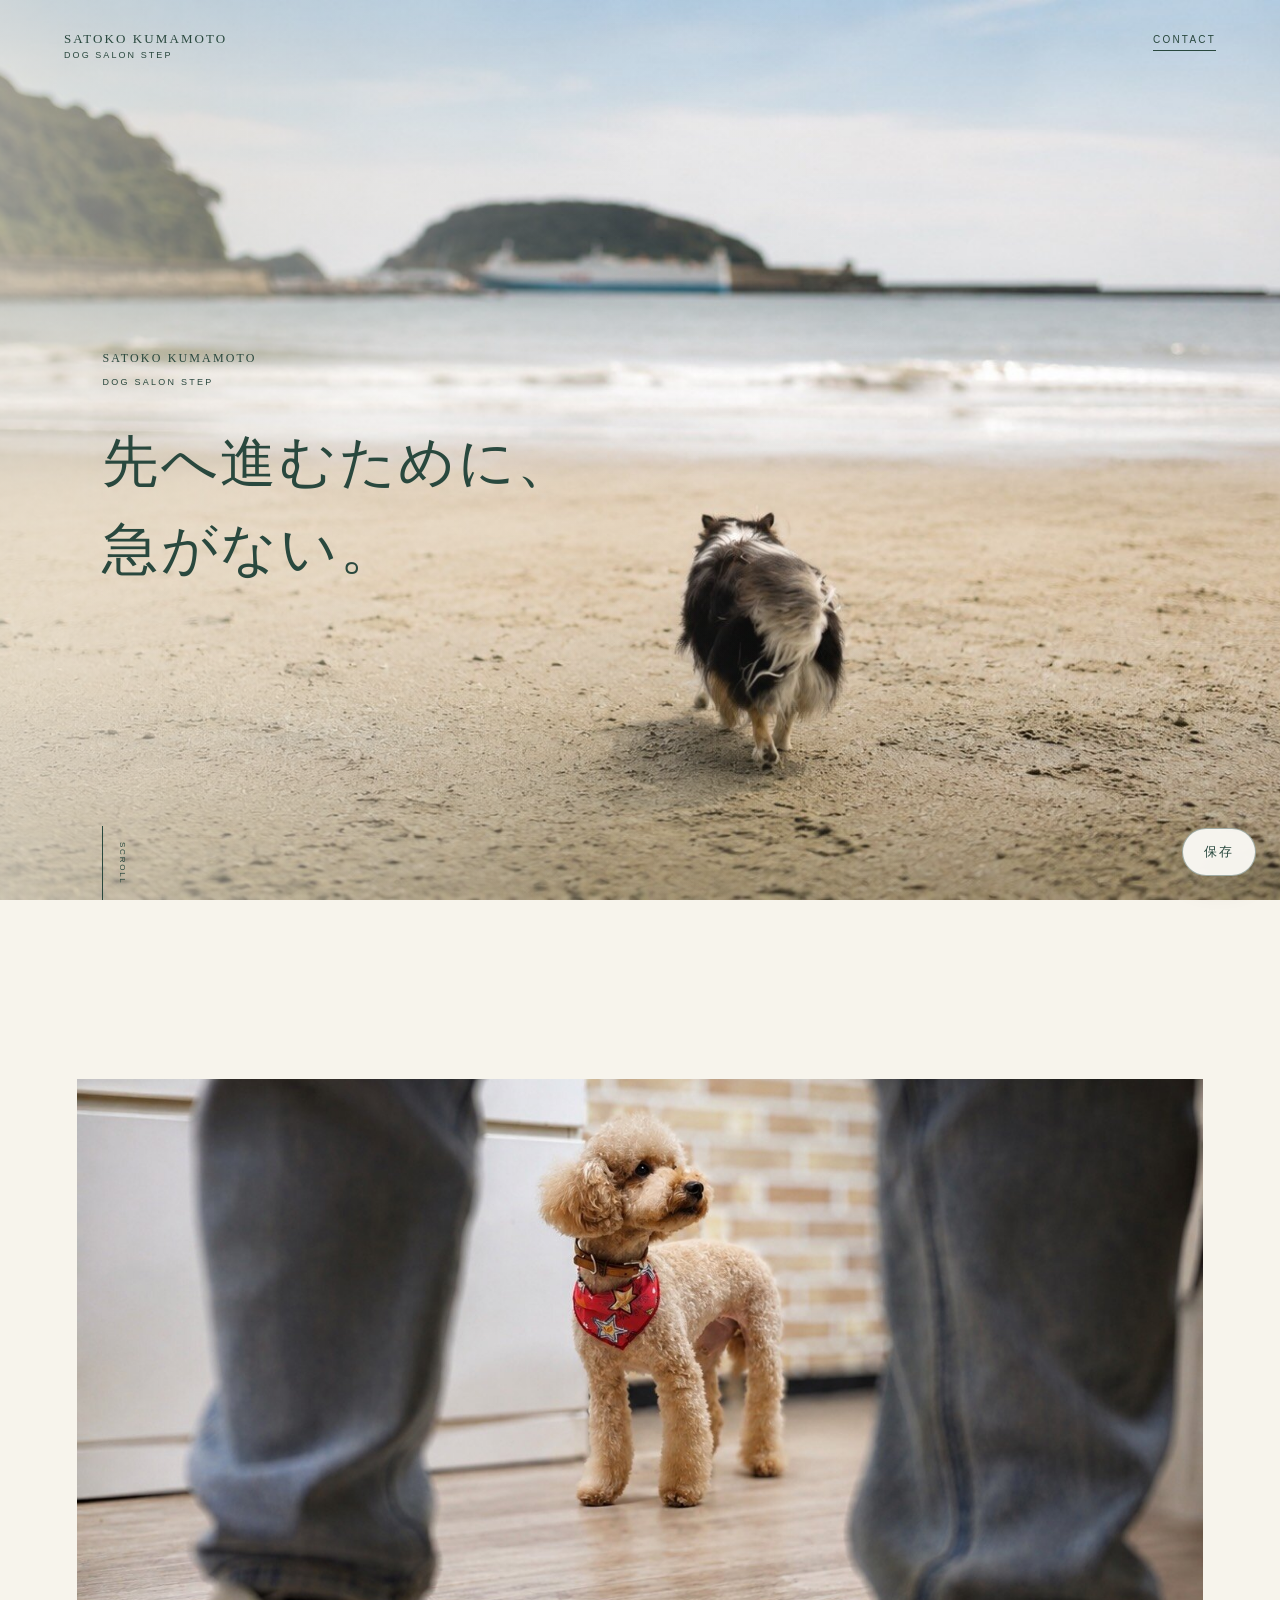
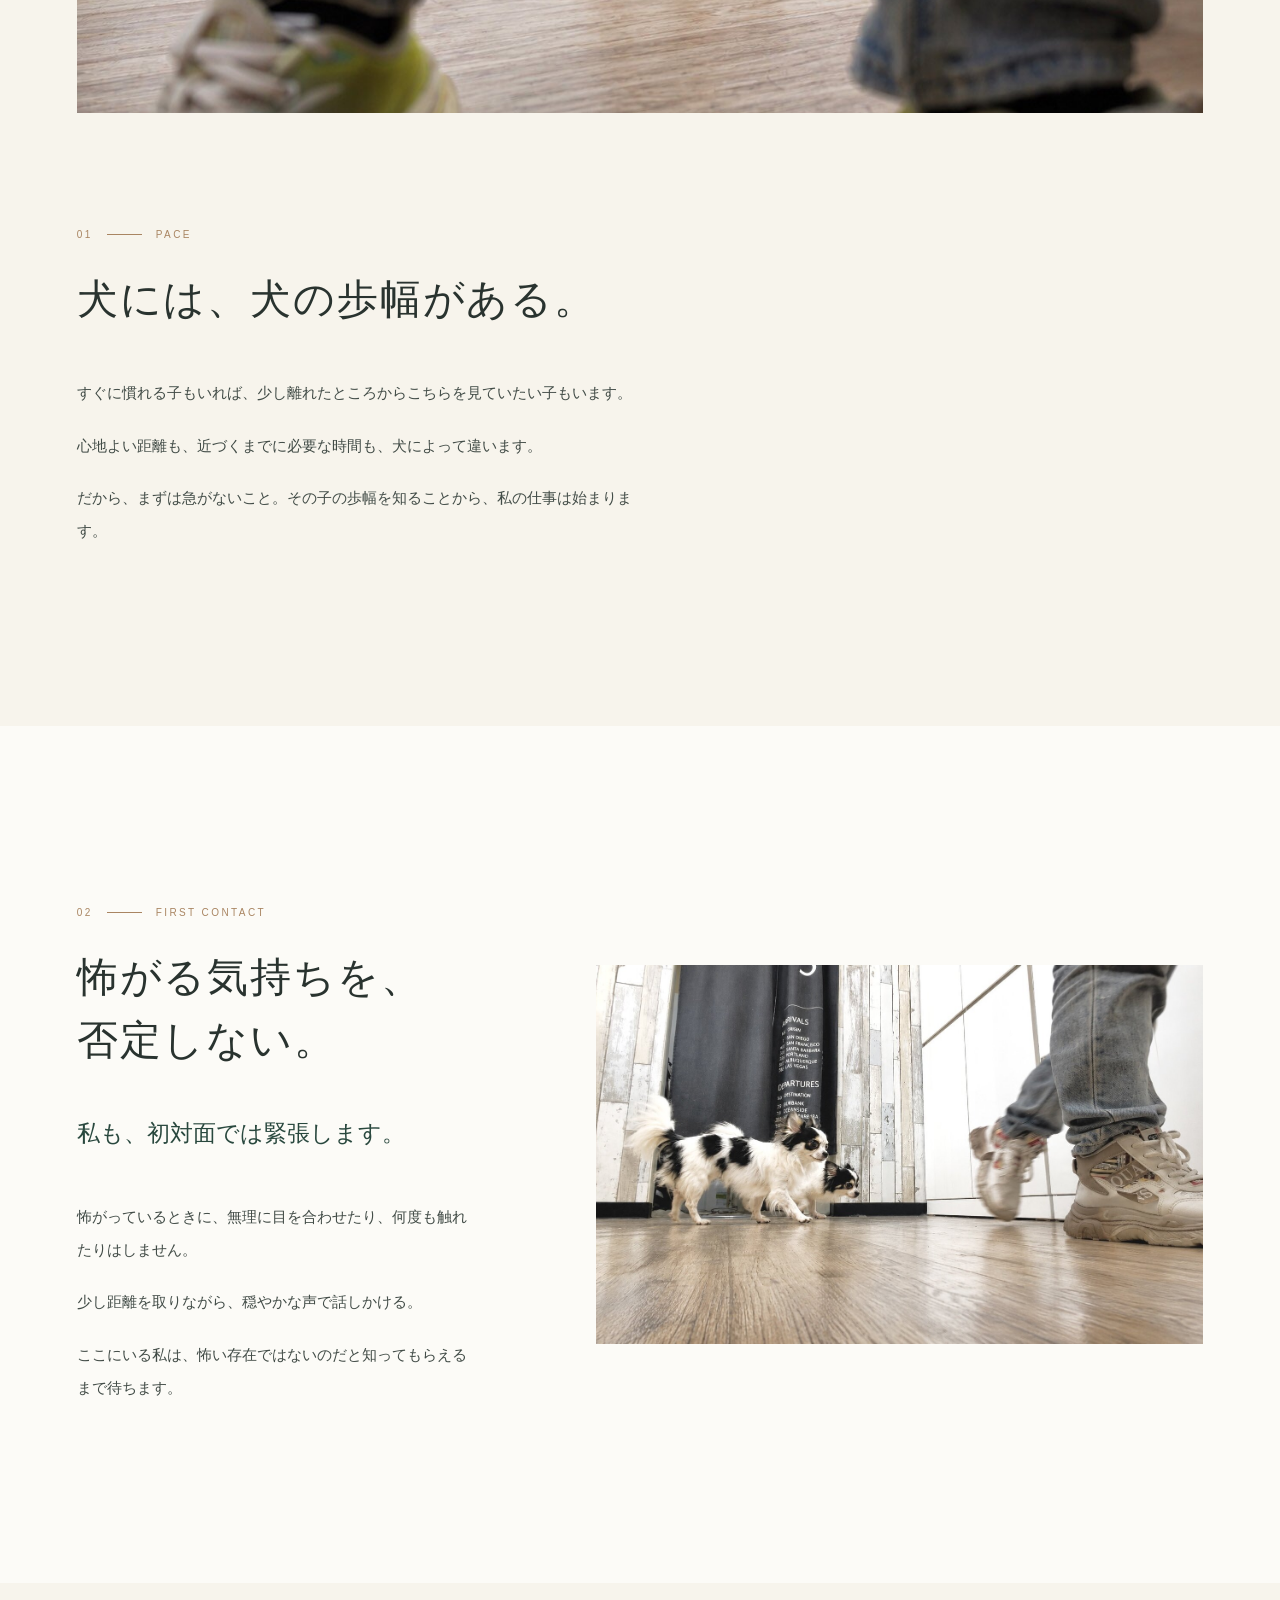
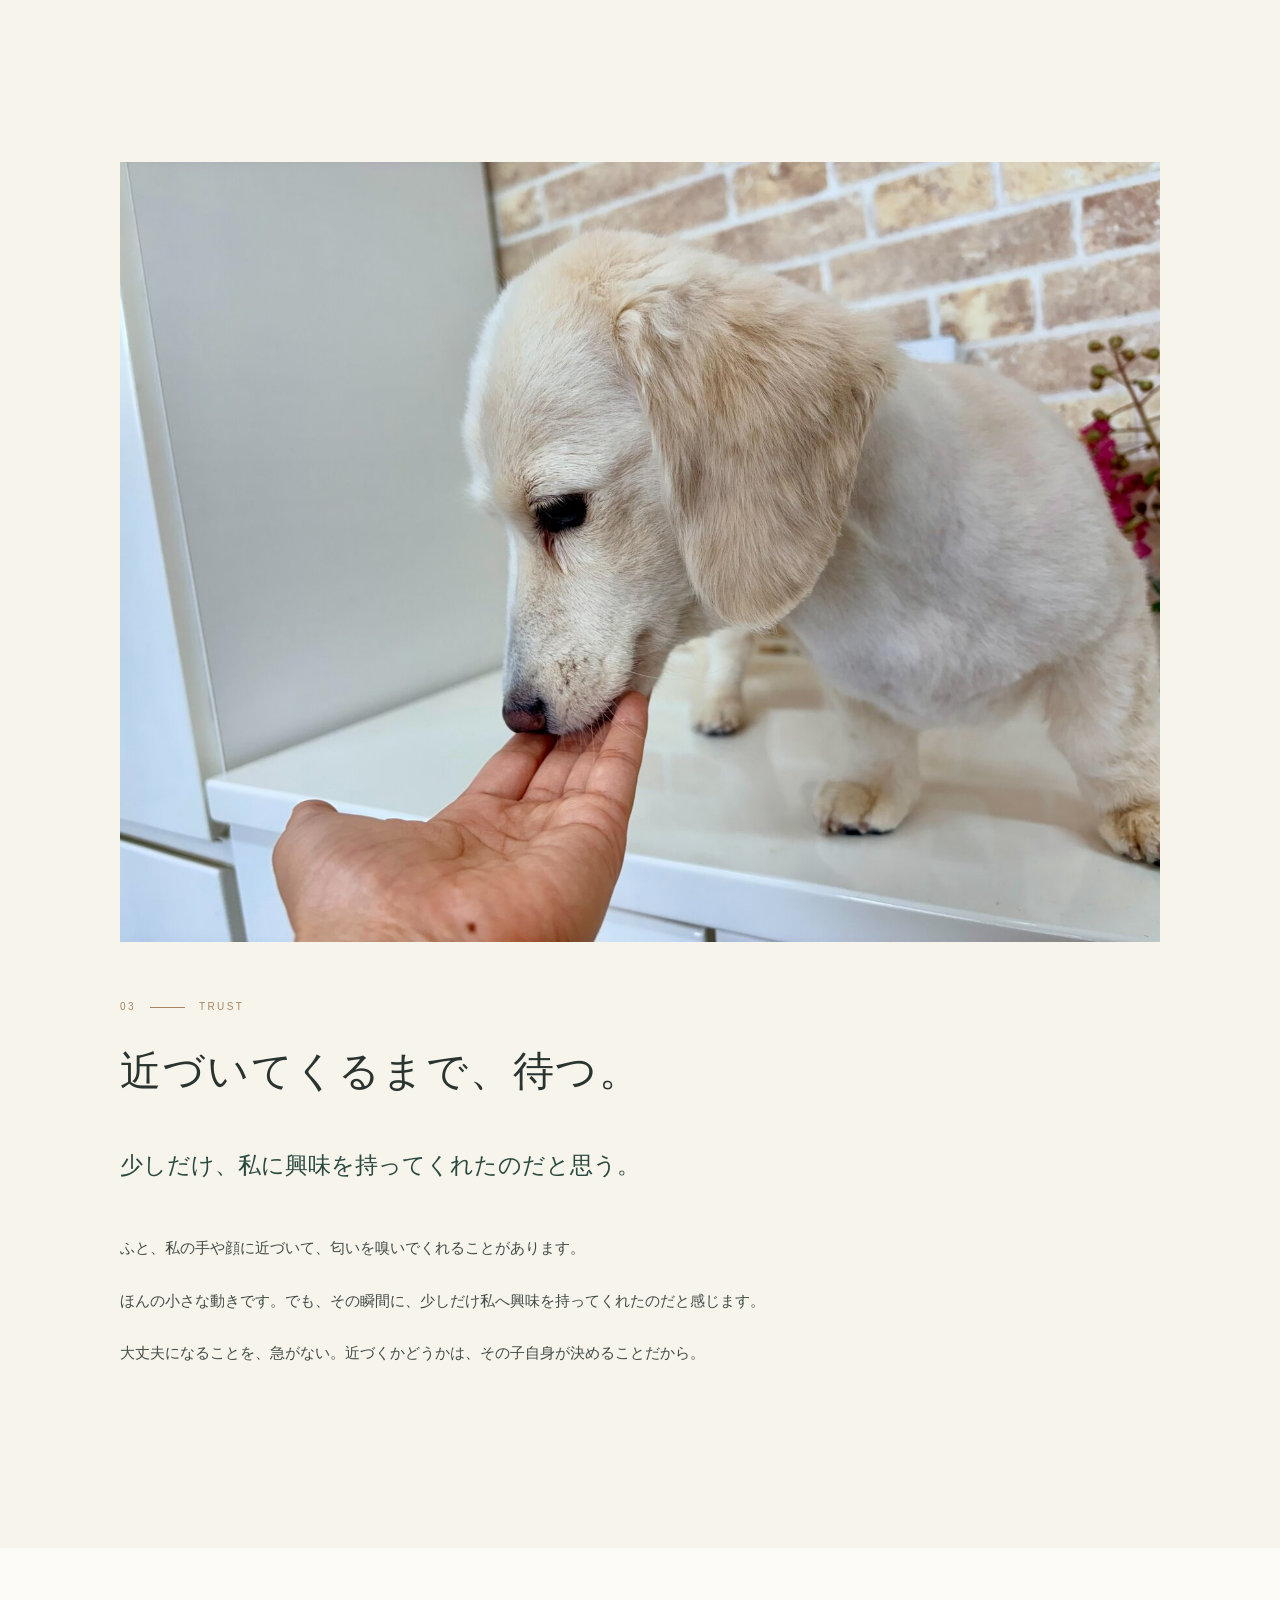
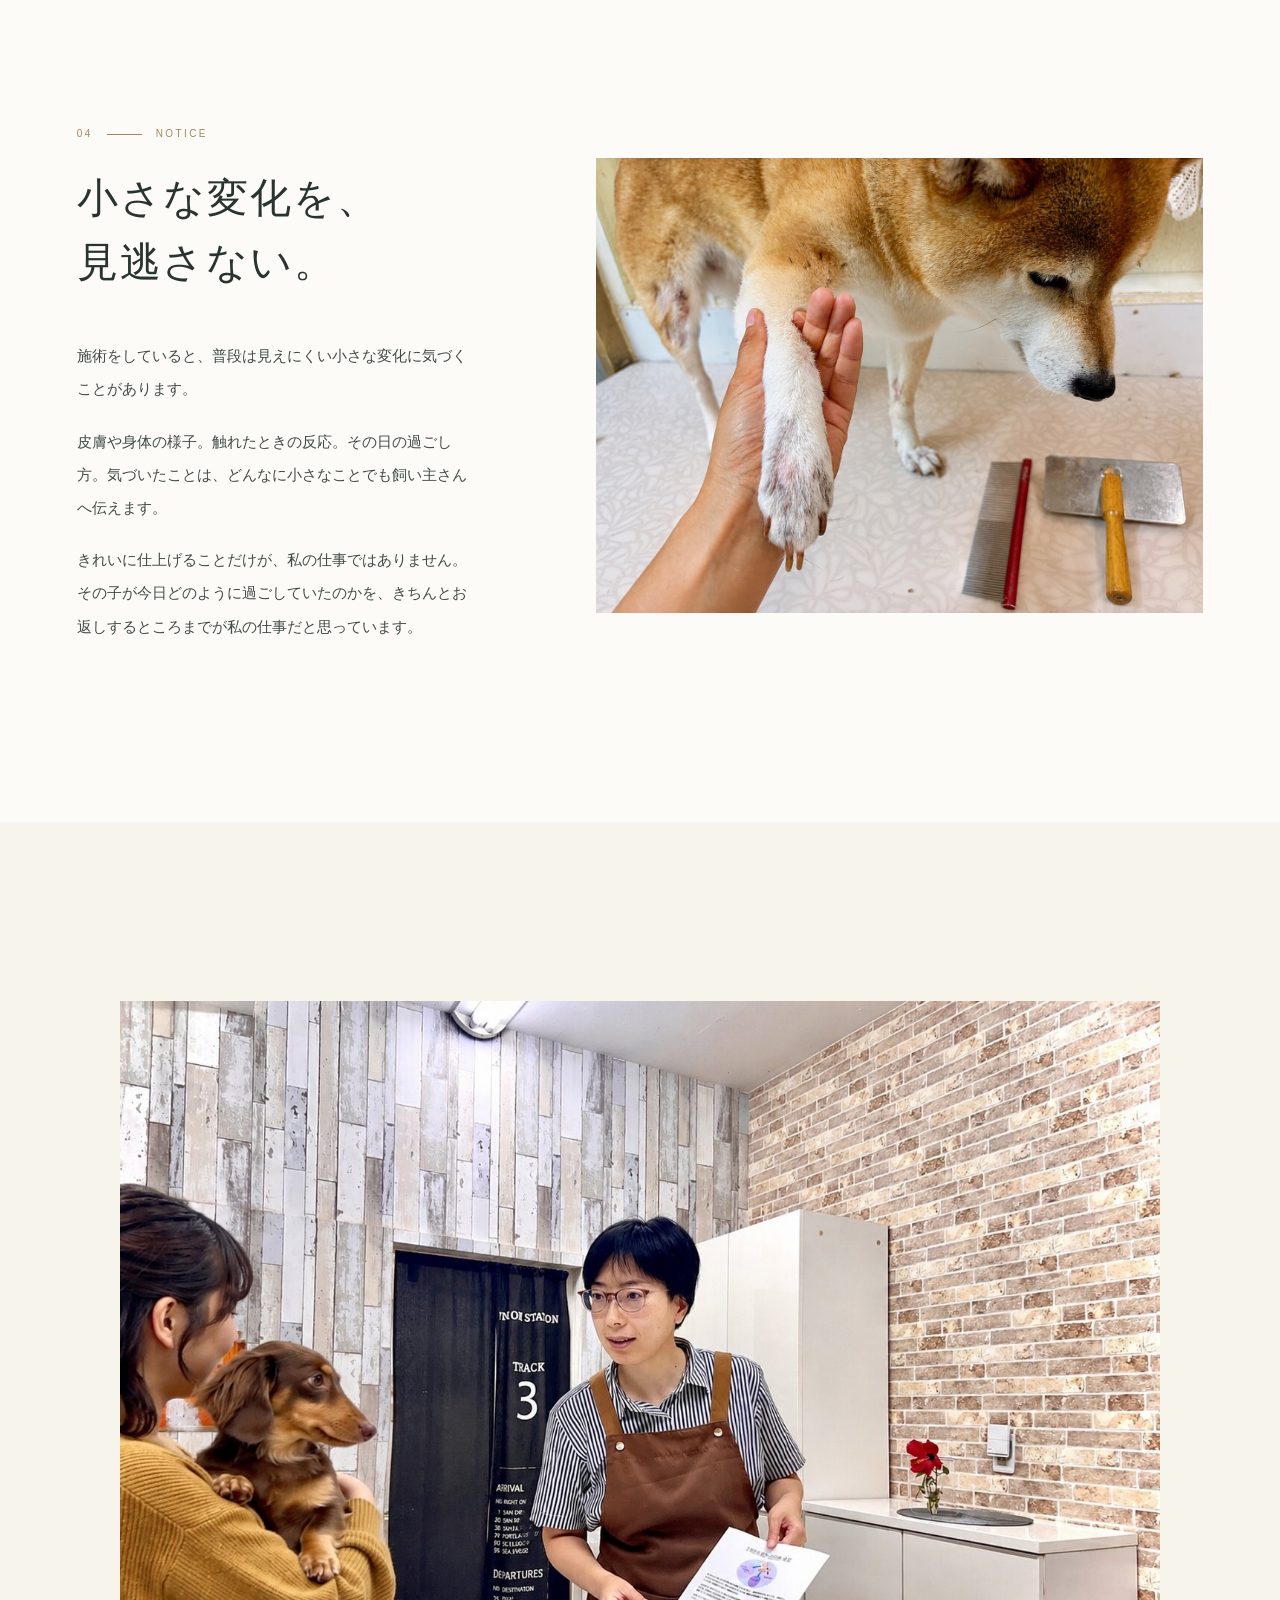
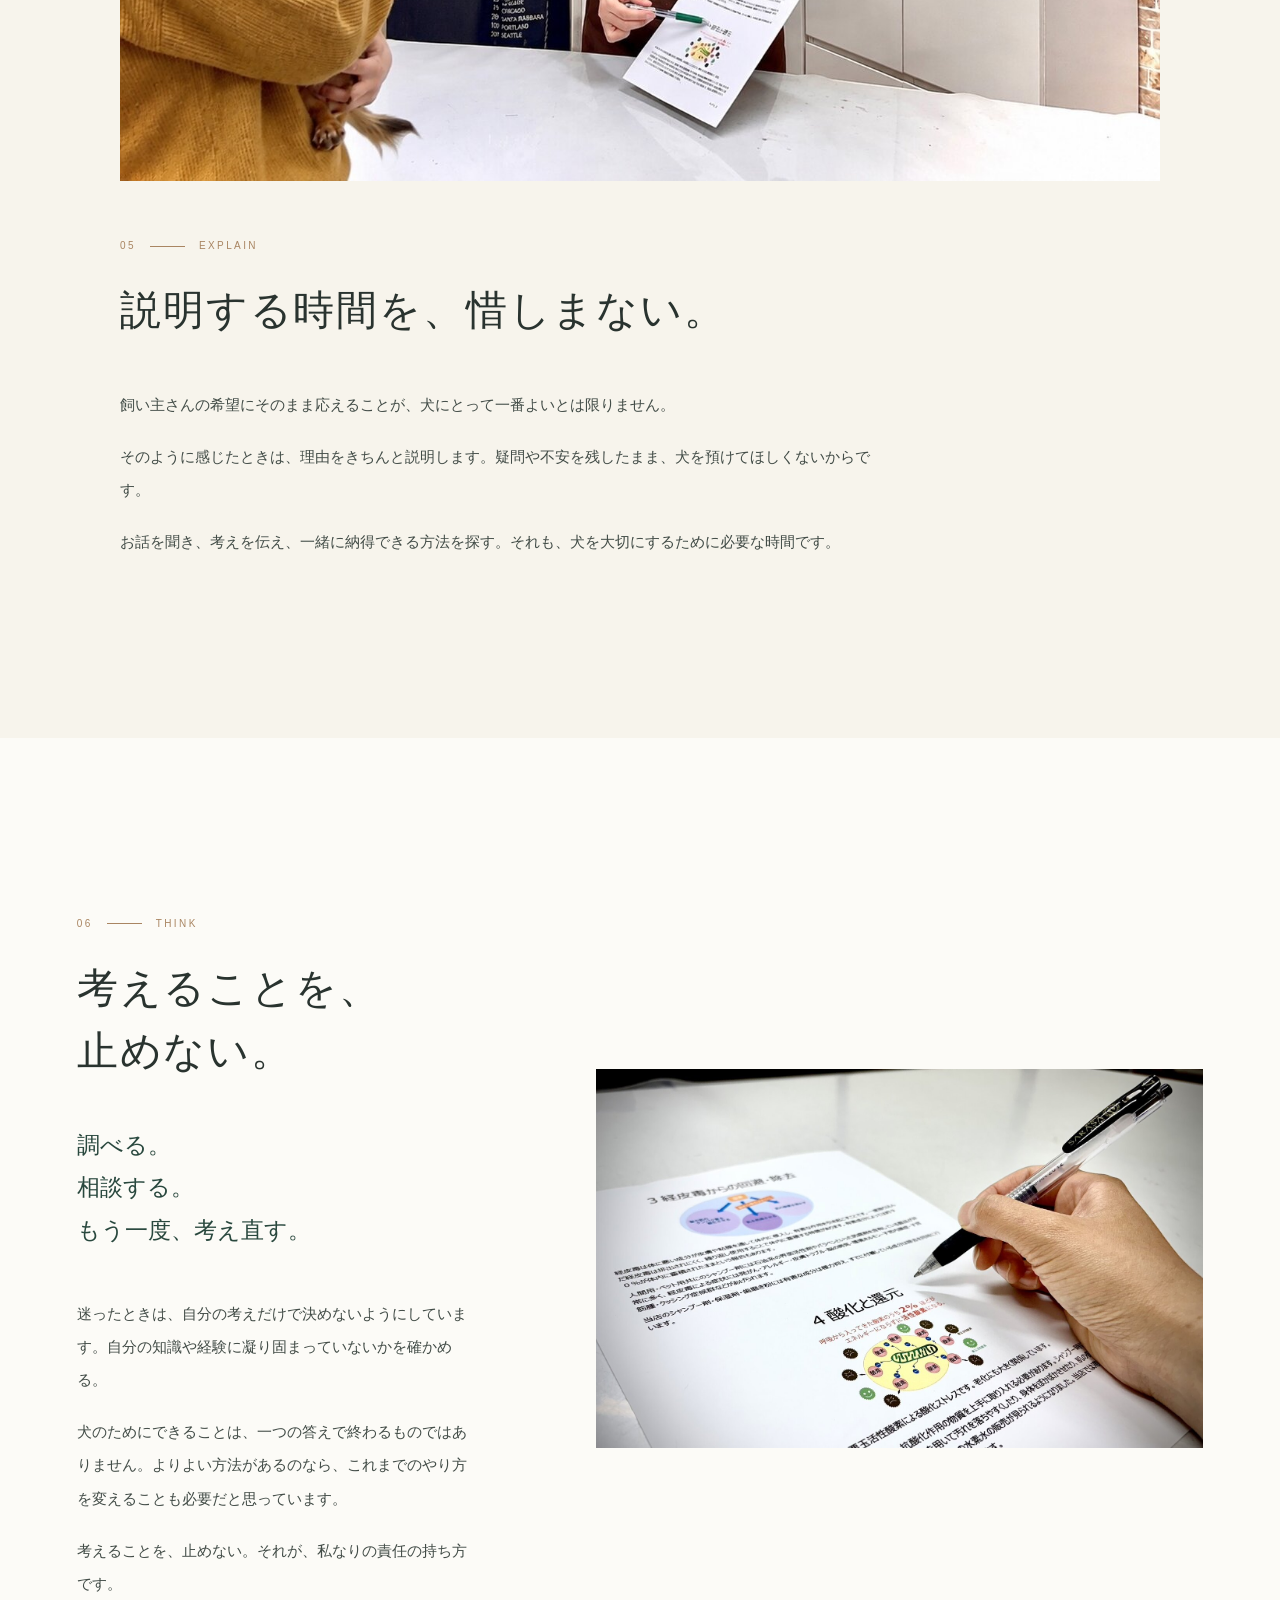
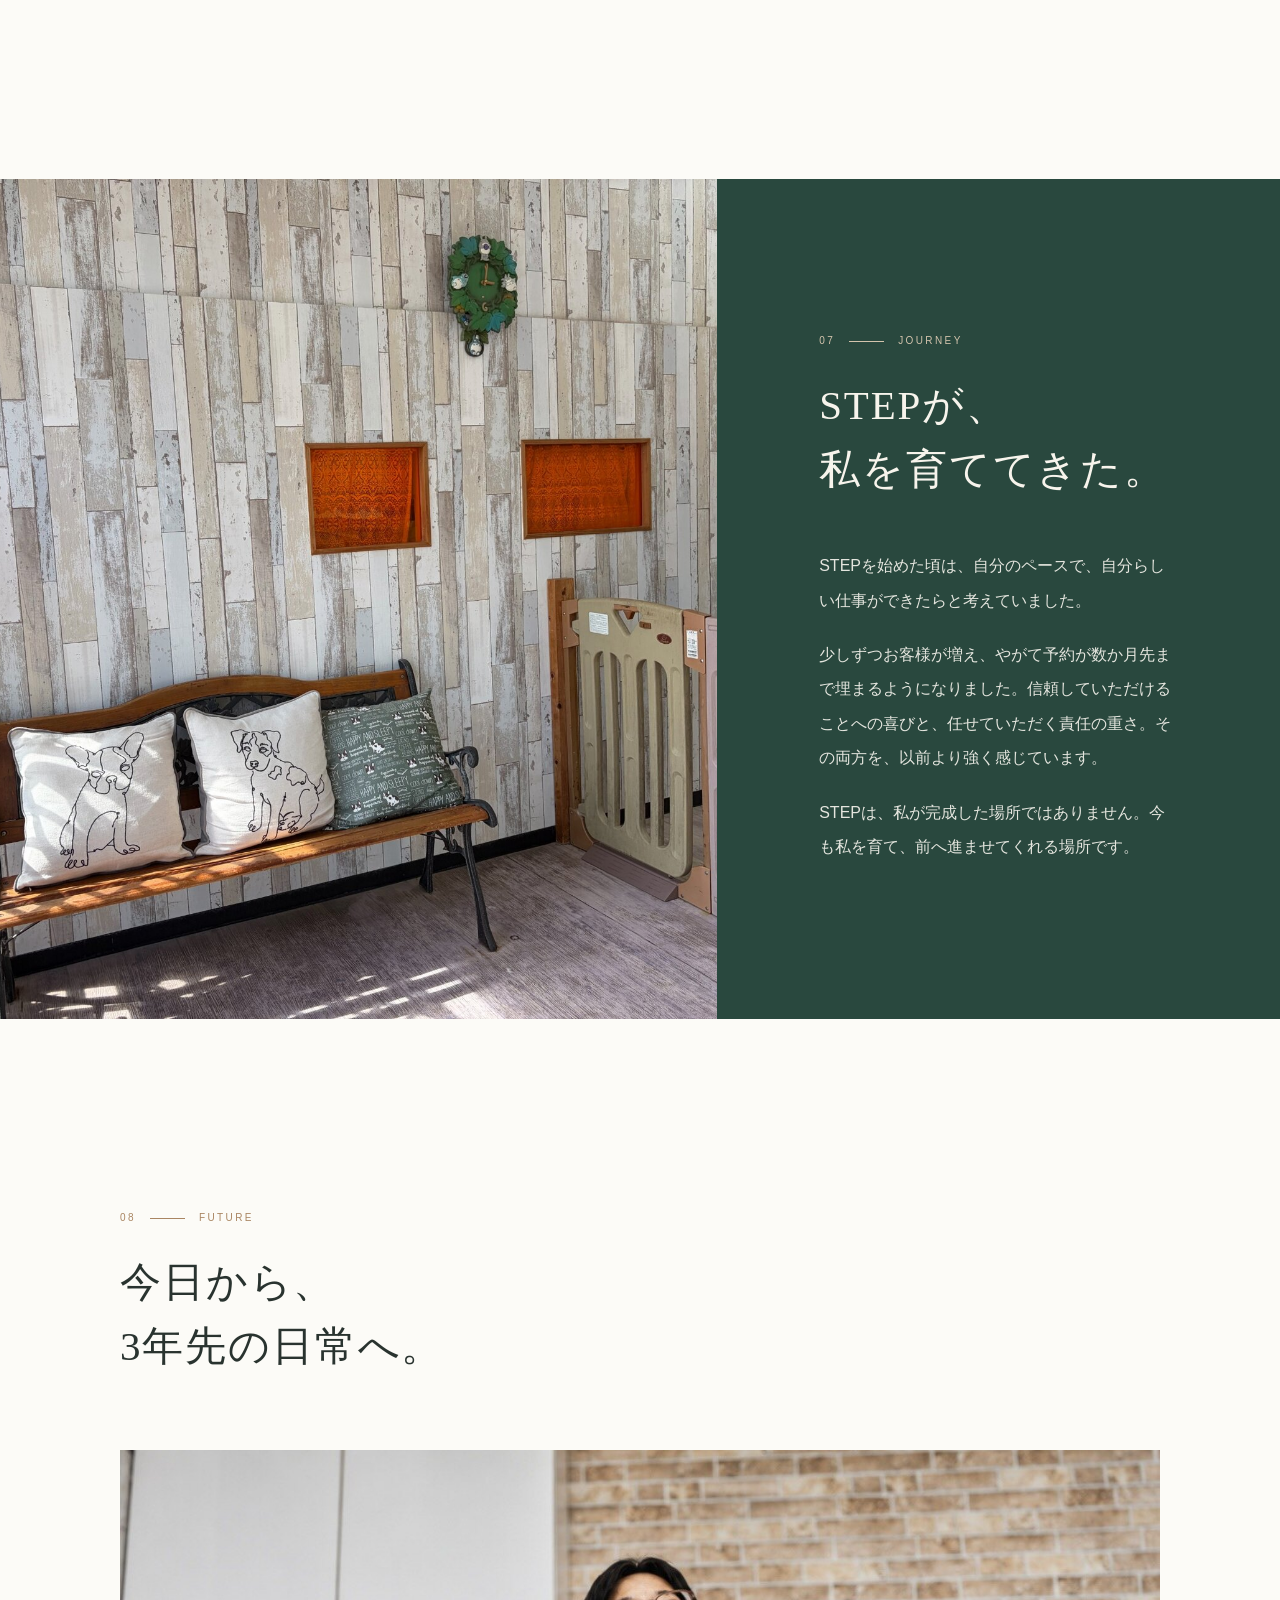
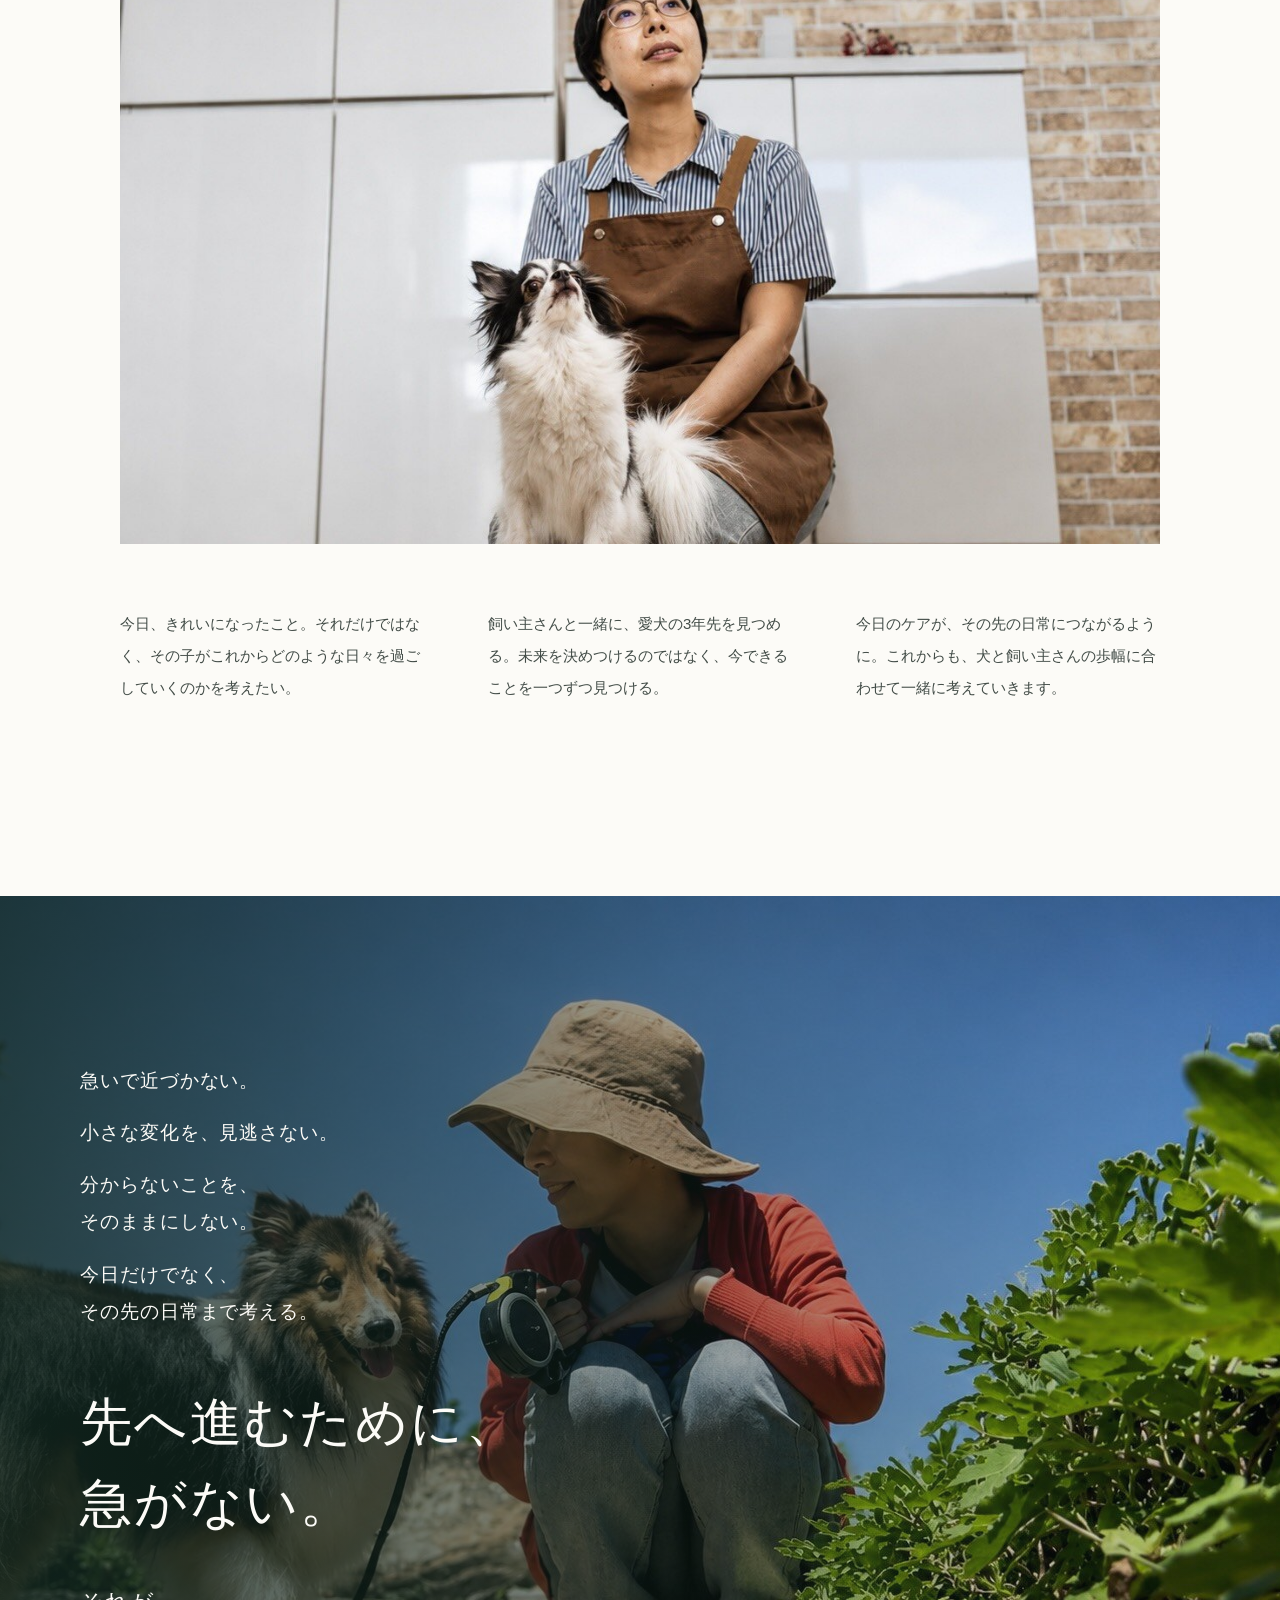
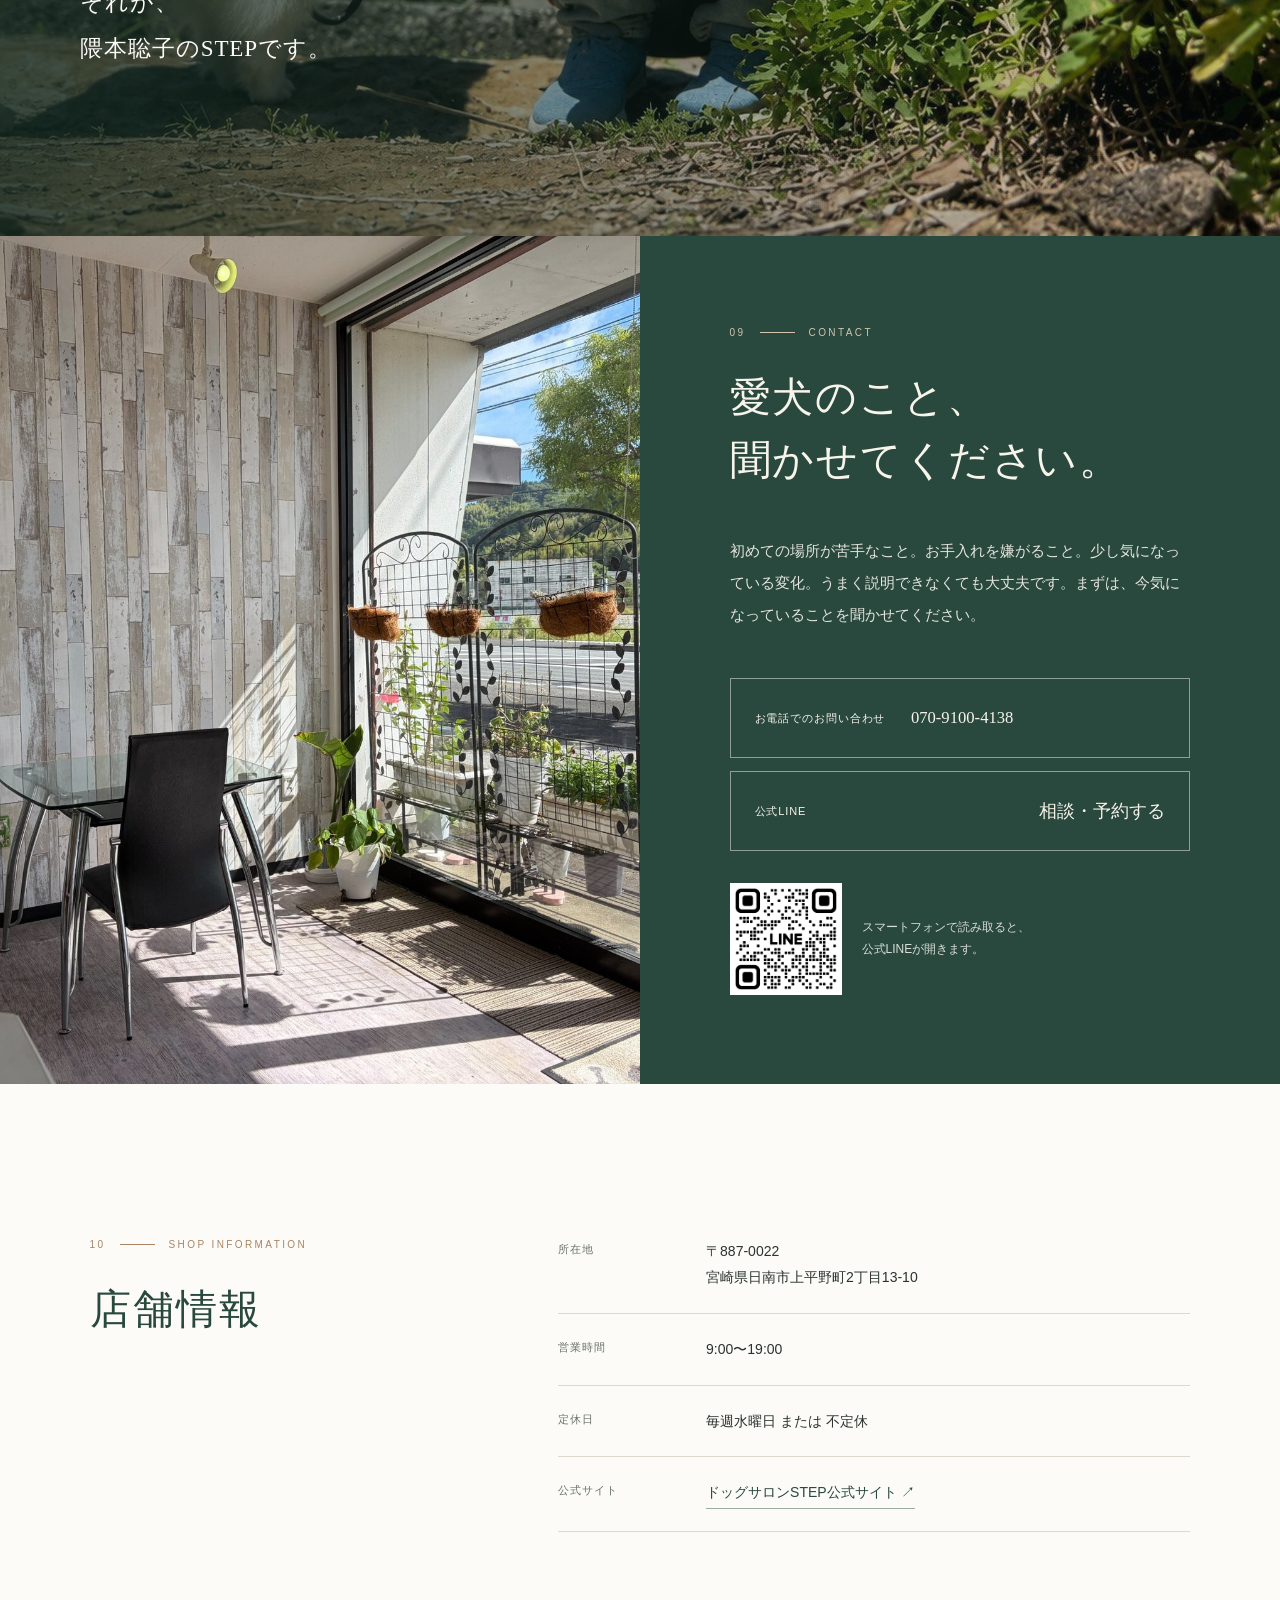
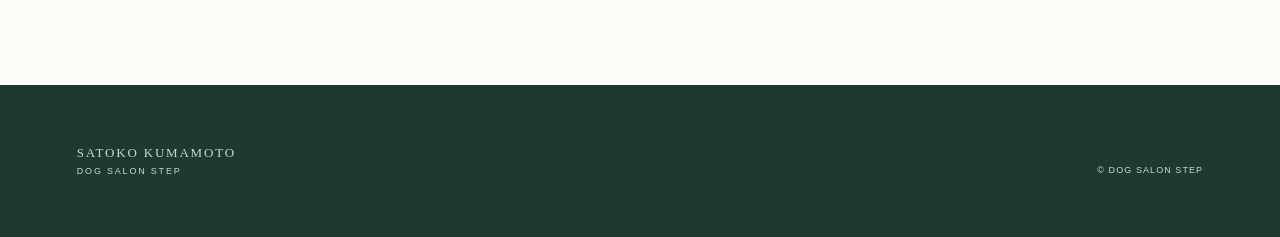
<file: index.html>
<!doctype html>
<html lang="ja">
<head>
  <meta charset="utf-8">
  <meta name="viewport" content="width=device-width, initial-scale=1">
  <meta name="description" content="犬の歩幅に合わせ、その先の日常まで考える。ドッグサロンSTEPを営むグルーマー、隈本聡子のLiving Brand。">
  <meta name="theme-color" content="#29483e">
  <title>隈本聡子｜DOG SALON STEP</title>
  <link rel="icon" href="./favicon.svg" type="image/svg+xml">
  <link rel="stylesheet" href="./site-v11.css">
  <script src="./script-v6.js" defer></script>
</head>
<body>
  <a class="skip-link" href="#main-content">本文へ移動</a>
  <header class="site-header">
    <a class="brand" href="#top" aria-label="ページの先頭へ">
      <span>SATOKO KUMAMOTO</span>
      <small>DOG SALON STEP</small>
    </a>
    <a class="header-contact" href="#contact">CONTACT</a>
  </header>

  <main id="main-content">
    <section class="hero" id="top" aria-labelledby="hero-title">
      <img src="./assets/images/hero-sea-ginji.jpg" alt="海辺をゆっくり歩くギンジの後ろ姿" fetchpriority="high">
      <div class="hero-shade" aria-hidden="true"></div>
      <div class="hero-copy">
        <p class="hero-name">SATOKO KUMAMOTO <span>DOG SALON STEP</span></p>
        <h1 id="hero-title">先へ進むために、<br>急がない。</h1>
      </div>
      <a class="scroll-cue" href="#pace" aria-label="次の章へ移動"><span>SCROLL</span><i aria-hidden="true"></i></a>
    </section>

    <section class="story story-1" id="pace" aria-labelledby="pace-title">
      <div class="story-inner">
        <div class="story-copy" data-reveal>
          <p class="eyebrow"><span>01</span>PACE</p>
          <h2 id="pace-title">犬には、犬の歩幅がある。</h2>
          <div class="story-body">
            <p>すぐに慣れる子もいれば、少し離れたところからこちらを見ていたい子もいます。</p>
            <p>心地よい距離も、近づくまでに必要な時間も、犬によって違います。</p>
            <p>だから、まずは急がないこと。その子の歩幅を知ることから、私の仕事は始まります。</p>
          </div>
        </div>
        <figure class="story-figure" data-reveal><img src="./assets/images/pace-distance.jpg" alt="少し離れた場所から隈本聡子の様子を見る犬" loading="lazy"></figure>
      </div>
    </section>

    <section class="story story-2" id="first-contact" aria-labelledby="first-contact-title">
      <div class="story-inner">
        <div class="story-copy" data-reveal>
          <p class="eyebrow"><span>02</span>FIRST CONTACT</p>
          <h2 id="first-contact-title"><span class="mobile-title-line">怖がる気持ちを、</span><span class="mobile-title-line">否定しない。</span></h2>
          <p class="story-quote"><span>私も、初対面では緊張します。</span></p>
          <div class="story-body">
            <p>怖がっているときに、無理に目を合わせたり、何度も触れたりはしません。</p>
            <p>少し距離を取りながら、穏やかな声で話しかける。</p>
            <p>ここにいる私は、怖い存在ではないのだと知ってもらえるまで待ちます。</p>
          </div>
        </div>
        <figure class="story-figure" data-reveal><img src="./assets/images/first-contact.jpg" alt="犬たちの近くを静かに歩く隈本聡子の足元" loading="lazy"></figure>
      </div>
    </section>

    <section class="story story-3" id="trust" aria-labelledby="trust-title">
      <div class="story-inner">
        <div class="story-copy" data-reveal>
          <p class="eyebrow"><span>03</span>TRUST</p>
          <h2 id="trust-title"><span class="mobile-title-line">近づいてくるまで、</span><span class="mobile-title-line">待つ。</span></h2>
          <p class="story-quote"><span>少しだけ、私に興味を持ってくれたのだと思う。</span></p>
          <div class="story-body">
            <p>ふと、私の手や顔に近づいて、匂いを嗅いでくれることがあります。</p>
            <p>ほんの小さな動きです。でも、その瞬間に、少しだけ私へ興味を持ってくれたのだと感じます。</p>
            <p>大丈夫になることを、急がない。近づくかどうかは、その子自身が決めることだから。</p>
          </div>
        </div>
        <figure class="story-figure" data-reveal><img src="./assets/images/trust-mel.jpg" alt="隈本聡子の手の匂いを確かめるメル" loading="lazy"></figure>
      </div>
    </section>

    <section class="story story-4" id="notice" aria-labelledby="notice-title">
      <div class="story-inner">
        <div class="story-copy" data-reveal>
          <p class="eyebrow"><span>04</span>NOTICE</p>
          <h2 id="notice-title">小さな変化を、見逃さない。</h2>
          <div class="story-body">
            <p>施術をしていると、普段は見えにくい小さな変化に気づくことがあります。</p>
            <p>皮膚や身体の様子。触れたときの反応。その日の過ごし方。気づいたことは、どんなに小さなことでも飼い主さんへ伝えます。</p>
            <p>きれいに仕上げることだけが、私の仕事ではありません。その子が今日どのように過ごしていたのかを、きちんとお返しするところまでが私の仕事だと思っています。</p>
          </div>
        </div>
        <figure class="story-figure" data-reveal><img src="./assets/images/notice-skin.jpg" alt="犬の脚の皮膚の状態を確認する手元" loading="lazy"></figure>
      </div>
    </section>

    <section class="story story-5" id="explain" aria-labelledby="explain-title">
      <div class="story-inner">
        <div class="story-copy" data-reveal>
          <p class="eyebrow"><span>05</span>EXPLAIN</p>
          <h2 id="explain-title"><span class="mobile-title-line">説明する時間を、</span><span class="mobile-title-line">惜しまない。</span></h2>
          <div class="story-body">
            <p>飼い主さんの希望にそのまま応えることが、犬にとって一番よいとは限りません。</p>
            <p>そのように感じたときは、理由をきちんと説明します。疑問や不安を残したまま、犬を預けてほしくないからです。</p>
            <p>お話を聞き、考えを伝え、一緒に納得できる方法を探す。それも、犬を大切にするために必要な時間です。</p>
          </div>
        </div>
        <figure class="story-figure" data-reveal><img src="./assets/images/explain.jpg" alt="犬を抱く飼い主へ資料を見せながら説明する隈本聡子" loading="lazy"></figure>
      </div>
    </section>

    <section class="story story-6" id="think" aria-labelledby="think-title">
      <div class="story-inner">
        <div class="story-copy" data-reveal>
          <p class="eyebrow"><span>06</span>THINK</p>
          <h2 id="think-title"><span class="mobile-title-line">考えることを、</span><span class="mobile-title-line">止めない。</span></h2>
          <p class="story-quote"><span>調べる。</span><span>相談する。</span><span>もう一度、考え直す。</span></p>
          <div class="story-body">
            <p>迷ったときは、自分の考えだけで決めないようにしています。自分の知識や経験に凝り固まっていないかを確かめる。</p>
            <p>犬のためにできることは、一つの答えで終わるものではありません。よりよい方法があるのなら、これまでのやり方を変えることも必要だと思っています。</p>
            <p>考えることを、止めない。それが、私なりの責任の持ち方です。</p>
          </div>
        </div>
        <figure class="story-figure" data-reveal><img src="./assets/images/think-material.jpg" alt="資料を読みながら書き込む手元" loading="lazy"></figure>
      </div>
    </section>

    <section class="journey" id="journey" aria-labelledby="journey-title">
      <div class="journey-image" data-reveal><img src="./assets/images/journey-bench.jpg" alt="自然光が差し込むドッグサロンSTEPのベンチ" loading="lazy"></div>
      <div class="journey-copy" data-reveal>
        <p class="eyebrow light"><span>07</span>JOURNEY</p>
        <h2 id="journey-title">STEPが、<br>私を育ててきた。</h2>
        <p>STEPを始めた頃は、自分のペースで、自分らしい仕事ができたらと考えていました。</p>
        <p>少しずつお客様が増え、やがて予約が数か月先まで埋まるようになりました。信頼していただけることへの喜びと、任せていただく責任の重さ。その両方を、以前より強く感じています。</p>
        <p>STEPは、私が完成した場所ではありません。今も私を育て、前へ進ませてくれる場所です。</p>
      </div>
    </section>

    <section class="future" id="future" aria-labelledby="future-title">
      <div class="future-head" data-reveal>
        <p class="eyebrow"><span>08</span>FUTURE</p>
        <h2 id="future-title">今日から、<br>3年先の日常へ。</h2>
      </div>
      <figure class="future-image" data-reveal><img src="./assets/images/future-eye-line.jpg" alt="犬と並んで同じ方向を見る隈本聡子" loading="lazy"></figure>
      <div class="future-copy" data-reveal>
        <p>今日、きれいになったこと。それだけではなく、その子がこれからどのような日々を過ごしていくのかを考えたい。</p>
        <p>飼い主さんと一緒に、愛犬の3年先を見つめる。未来を決めつけるのではなく、今できることを一つずつ見つける。</p>
        <p>今日のケアが、その先の日常につながるように。これからも、犬と飼い主さんの歩幅に合わせて一緒に考えていきます。</p>
      </div>
    </section>

    <section class="epilogue" id="epilogue" aria-labelledby="epilogue-title">
      <img src="./assets/images/epilogue-mountain.jpg" alt="山でギンジと同じ高さにしゃがむ隈本聡子" loading="lazy">
      <div class="epilogue-shade" aria-hidden="true"></div>
      <div class="epilogue-copy" data-reveal>
        <p>急いで近づかない。</p><p>小さな変化を、見逃さない。</p><p>分からないことを、<br>そのままにしない。</p><p>今日だけでなく、<br>その先の日常まで考える。</p>
        <h2 id="epilogue-title">先へ進むために、<br>急がない。</h2>
        <p class="epilogue-end">それが、<br>隈本聡子のSTEPです。</p>
      </div>
    </section>

    <section class="contact" id="contact" aria-labelledby="contact-title">
      <div class="contact-photo" data-reveal><img src="./assets/images/contact-entrance.jpg" alt="日差しが入るドッグサロンSTEPの入口" loading="lazy"></div>
      <div class="contact-copy" data-reveal>
        <p class="eyebrow light"><span>09</span>CONTACT</p>
        <h2 id="contact-title">愛犬のこと、<br>聞かせてください。</h2>
        <p class="contact-intro">初めての場所が苦手なこと。お手入れを嫌がること。少し気になっている変化。うまく説明できなくても大丈夫です。まずは、今気になっていることを聞かせてください。</p>
        <div class="contact-actions">
          <a class="contact-button phone" href="tel:07091004138"><span>お電話でのお問い合わせ</span><strong>070-9100-4138</strong></a>
          <a class="contact-button line" href="https://lin.ee/ofQEiyr" target="_blank" rel="noreferrer"><span>公式LINE</span><strong>相談・予約する</strong></a>
        </div>
        <div class="qr-area">
          <img src="./assets/images/line-qr.png" alt="ドッグサロンSTEP公式LINEの友だち追加QRコード" loading="lazy">
          <p>スマートフォンで読み取ると、<br>公式LINEが開きます。</p>
        </div>
      </div>
    </section>

    <section class="shop-info" id="shop-info" aria-labelledby="shop-info-title">
      <div class="shop-info-inner" data-reveal>
        <div class="shop-info-heading">
          <p class="eyebrow"><span>10</span>SHOP INFORMATION</p>
          <h2 id="shop-info-title">店舗情報</h2>
        </div>
        <dl>
          <div><dt>所在地</dt><dd><span>〒887-0022</span><span>宮崎県日南市上平野町2丁目13-10</span></dd></div>
          <div><dt>営業時間</dt><dd>9:00〜19:00</dd></div>
          <div><dt>定休日</dt><dd>毎週水曜日 または 不定休</dd></div>
          <div><dt>公式サイト</dt><dd><a href="https://dog-salon-step.com/" target="_blank" rel="noreferrer">ドッグサロンSTEP公式サイト<span aria-hidden="true"> ↗</span></a></dd></div>
        </dl>
      </div>
    </section>
  </main>

  <footer class="site-footer"><p><span>SATOKO KUMAMOTO</span>DOG SALON STEP</p><small>© DOG SALON STEP</small></footer>

  <button type="button" class="save-fab" id="saveFab" aria-haspopup="dialog" aria-controls="saveModal" aria-expanded="false">保存</button>
  <div class="save-overlay" id="saveOverlay" aria-hidden="true">
    <div class="save-modal" id="saveModal" role="dialog" aria-modal="true" aria-labelledby="saveModalTitle">
      <button type="button" class="save-close" id="saveClose" aria-label="保存メニューを閉じる">×</button>
      <p class="save-eyebrow">SAVE THIS PAGE</p>
      <h2 id="saveModalTitle">このページを保存</h2>
      <ol class="save-guide">
        <li><strong>ホーム画面に追加</strong><span>iPhoneは共有ボタンから「ホーム画面に追加」、AndroidはChromeメニューから「ホーム画面に追加」を選びます。</span></li>
        <li><strong>ブックマーク</strong><span>Windowsは「Ctrl ＋ D」、Macは「⌘ ＋ D」で保存できます。</span></li>
        <li><strong>PDFとして保存</strong><span>ブラウザの印刷機能から「PDFに保存」を選択してください。</span></li>
      </ol>
    </div>
  </div>
</body>
</html>
</file>
<file: site-v11.css>
:root {
  --ivory: #f7f4ec;
  --white: #fcfbf7;
  --green: #29483e;
  --ink: #29332f;
  --muted: #68726c;
  --wood: #a98562;
  --line: #ddd9cf;
  --serif: "Yu Mincho", "Hiragino Mincho ProN", "Hiragino Mincho Pro", "Noto Serif JP", serif;
  --sans: "Hiragino Kaku Gothic ProN", "Yu Gothic", "Meiryo", "Noto Sans JP", sans-serif;
}

* { box-sizing: border-box; }
html { scroll-behavior: smooth; background: var(--ivory); overflow-x: hidden; }
body { width: 100%; max-width: 100%; margin: 0; background: var(--ivory); color: var(--ink); font-family: var(--sans); font-size: 16px; line-height: 2; overflow-x: hidden; }
img { display: block; width: 100%; height: auto; }
a { color: inherit; text-decoration: none; }
h1, h2, p, figure { margin: 0; }
h1, h2 { font-family: var(--serif); font-weight: 500; letter-spacing: .045em; line-height: 1.55; }

.skip-link { position: fixed; z-index: 100; top: 8px; left: 8px; padding: 8px 14px; background: var(--white); color: var(--green); transform: translateY(-150%); }
.skip-link:focus { transform: translateY(0); }
.site-header { position: absolute; z-index: 20; top: 0; left: 0; display: flex; align-items: flex-start; justify-content: space-between; width: 100%; padding: 30px clamp(24px, 5vw, 76px); color: var(--green); }
.brand { display: flex; flex-direction: column; font-family: var(--serif); font-size: 13px; letter-spacing: .16em; line-height: 1.45; }
.brand small { font-family: var(--sans); font-size: 9px; letter-spacing: .23em; }
.header-contact { border-bottom: 1px solid currentColor; font-size: 10px; letter-spacing: .22em; }

.hero { position: relative; min-height: 720px; height: 100svh; overflow: hidden; background: #d6d4c9; }
.hero > img { position: absolute; inset: 0; width: 100%; height: 100%; object-fit: cover; object-position: center 54%; }
.hero-shade { position: absolute; inset: 0; background: linear-gradient(90deg, rgba(247,244,236,.58) 0%, rgba(247,244,236,.08) 48%, transparent 72%), linear-gradient(0deg, rgba(21,44,36,.18), transparent 35%); }
.hero-copy { position: absolute; z-index: 2; left: clamp(28px, 8vw, 126px); top: 50%; transform: translateY(-42%); color: var(--green); }
.hero-name { margin-bottom: 28px; font-family: var(--serif); font-size: 12px; letter-spacing: .18em; }
.hero-name span { display: block; margin-top: 3px; font-family: var(--sans); font-size: 9px; letter-spacing: .25em; }
.hero h1 { font-size: clamp(42px, 4.4vw, 68px); }
.scroll-cue { position: absolute; z-index: 2; bottom: 0; left: clamp(28px, 8vw, 126px); display: flex; flex-direction: column; align-items: center; gap: 11px; color: var(--green); font-size: 8px; letter-spacing: .22em; writing-mode: vertical-rl; }
.scroll-cue i { display: block; width: 1px; height: 74px; background: currentColor; }

.story { padding: clamp(120px, 14vw, 220px) clamp(24px, 6vw, 94px); }
.story:nth-of-type(odd) { background: var(--white); }
.story-inner { display: grid; grid-template-columns: minmax(280px, .8fr) minmax(430px, 1.2fr); gap: clamp(70px, 9vw, 150px); align-items: center; max-width: 1240px; margin: 0 auto; }
.story:nth-of-type(even) .story-copy { order: 2; }
.story:nth-of-type(even) .story-figure { order: 1; }
.eyebrow { display: flex; align-items: center; gap: 14px; margin-bottom: 26px; color: var(--wood); font-size: 10px; letter-spacing: .24em; line-height: 1.4; }
.eyebrow span { display: inline-flex; align-items: center; gap: 14px; }
.eyebrow span::after { content: ""; width: 35px; height: 1px; background: currentColor; }
.eyebrow.light { color: #d3c4ad; }
.story h2, .future h2, .journey h2, .contact h2 { font-size: clamp(31px, 3.2vw, 49px); text-wrap: balance; word-break: keep-all; }
.story-body { max-width: 560px; margin-top: 45px; color: #424c47; font-size: clamp(15px, 1.18vw, 17px); line-height: 2.2; }
.story-body p + p { margin-top: 1.25em; }
.story-quote { margin: 40px 0 0; color: var(--green); font-family: var(--serif); font-size: clamp(20px, 1.8vw, 27px); line-height: 1.85; white-space: pre-line; }
.story-quote span { display: block; }
.story-figure { overflow: hidden; }
.story-figure img { aspect-ratio: 4 / 3; object-fit: cover; transition: transform 1.2s ease; }
.story-2 .story-figure img, .story-6 .story-figure img { aspect-ratio: 16 / 10; }
.story-3 .story-figure { max-width: 650px; }
.story-3 .story-figure img { object-position: 48% center; }
.story-4 .story-figure { max-width: 620px; justify-self: center; }
.story-1 .story-inner { grid-template-columns: 1fr; max-width: 1200px; }
.story-1 .story-copy { order: 1; max-width: 650px; }
.story-1 .story-figure { order: 2; width: 100%; max-width: none; }
.story-1 .story-figure img { aspect-ratio: 16 / 9; }
.story-3 .story-inner,
.story-5 .story-inner { grid-template-columns: minmax(560px, 1.3fr) minmax(320px, .7fr); max-width: 1320px; }
.story-3 .story-figure,
.story-5 .story-figure { width: 100%; max-width: none; }

.journey { display: grid; grid-template-columns: 1.12fr .88fr; min-height: 840px; background: var(--green); color: var(--ivory); }
.journey-image { min-height: 740px; }
.journey-image img { width: 100%; height: 100%; object-fit: cover; }
.journey-copy { display: flex; flex-direction: column; justify-content: center; padding: clamp(70px, 8vw, 140px); }
.journey-copy h2 { margin-bottom: 48px; }
.journey-copy > p:not(.eyebrow) { max-width: 510px; color: #e4e5de; font-size: 16px; line-height: 2.15; }
.journey-copy > p + p { margin-top: 20px; }

.future { padding: clamp(130px, 15vw, 230px) clamp(24px, 7vw, 110px); background: var(--white); }
.future-head, .future-copy { width: min(100%, 1040px); margin: 0 auto; }
.future-head { margin-bottom: 72px; }
.future-image { width: min(100%, 1040px); margin: 0 auto; }
.future-image img { aspect-ratio: 3 / 2; object-fit: cover; }
.future-copy { display: grid; grid-template-columns: repeat(3, 1fr); gap: clamp(30px, 5vw, 75px); margin-top: 64px; color: #424c47; font-size: 15px; line-height: 2.15; }

.epilogue { position: relative; min-height: 940px; display: flex; align-items: center; overflow: hidden; color: var(--white); }
.epilogue > img { position: absolute; inset: 0; width: 100%; height: 100%; object-fit: cover; object-position: 50% center; }
.epilogue-shade { position: absolute; inset: 0; background: linear-gradient(90deg, rgba(18,40,32,.82), rgba(18,40,32,.36) 58%, rgba(18,40,32,.1)); }
.epilogue-copy { position: relative; z-index: 1; width: min(90%, 1120px); margin: 0 auto; padding: 130px 0; font-family: var(--serif); font-size: clamp(16px, 1.45vw, 21px); line-height: 2; letter-spacing: .05em; }
.epilogue-copy > p + p { margin-top: 15px; }
.epilogue h2 { margin: 52px 0 34px; font-size: clamp(37px, 4.1vw, 61px); }
.epilogue-end { font-size: clamp(18px, 1.8vw, 26px); }

.contact { display: grid; grid-template-columns: 1fr 1fr; background: var(--green); color: var(--ivory); }
.contact-photo { min-height: 760px; }
.contact-photo img { width: 100%; height: 100%; object-fit: cover; }
.contact-copy { padding: clamp(72px, 7vw, 110px); align-self: center; }
.contact-intro { max-width: 560px; margin-top: 42px; color: #e4e5de; font-size: 15px; line-height: 2.15; }
.contact-actions { display: grid; gap: 13px; max-width: 520px; margin-top: 46px; }
.contact-button { display: flex; align-items: center; justify-content: space-between; min-height: 80px; padding: 16px 24px; border: 1px solid rgba(247,244,236,.5); transition: color .3s ease, background .3s ease; }
.contact-button span { font-size: 11px; letter-spacing: .08em; }
.contact-button strong { font-family: var(--serif); font-size: 18px; font-weight: 500; }
.contact-button:hover, .contact-button:focus-visible { background: var(--ivory); color: var(--green); outline: none; }
.qr-area { display: flex; align-items: center; gap: 20px; margin-top: 32px; color: #d8ded8; font-size: 12px; line-height: 1.8; }
.qr-area img { width: 112px; height: 112px; background: white; }
.shop-info { padding: clamp(110px, 12vw, 180px) clamp(24px, 7vw, 110px); background: var(--white); color: var(--ink); }
.shop-info-inner { display: grid; grid-template-columns: minmax(260px, .7fr) minmax(480px, 1.3fr); gap: clamp(70px, 10vw, 160px); max-width: 1120px; margin: 0 auto; }
.shop-info-heading h2 { color: var(--green); font-family: var(--serif); font-size: clamp(32px, 3.2vw, 48px); font-weight: 500; letter-spacing: .05em; }
.shop-info dl { display: grid; gap: 0; margin: 0; }
.shop-info dl > div { display: grid; grid-template-columns: 120px minmax(0, 1fr); gap: 28px; padding: 22px 0; border-bottom: 1px solid var(--line); align-items: start; }
.shop-info dl > div:first-child { padding-top: 0; }
.shop-info dt { color: var(--muted); font-size: 11px; letter-spacing: .1em; }
.shop-info dd { margin: 0; color: var(--ink); font-size: 14px; line-height: 1.9; }
.shop-info dd > span { display: block; }
.shop-info a { display: inline-flex; align-items: center; gap: 4px; border-bottom: 1px solid rgba(41,72,62,.45); padding-bottom: 2px; color: var(--green); }
.shop-info a:hover, .shop-info a:focus-visible { border-bottom-color: currentColor; outline: none; }
.site-footer { display: flex; align-items: flex-end; justify-content: space-between; padding: 58px clamp(24px, 6vw, 94px); background: #1e3931; color: #ccd6cf; }
.site-footer p { display: flex; flex-direction: column; font-size: 9px; letter-spacing: .2em; line-height: 1.6; }
.site-footer p span { font-family: var(--serif); font-size: 13px; }
.site-footer small { font-size: 9px; letter-spacing: .12em; }

.save-fab { position: fixed; z-index: 120; right: 24px; bottom: 24px; min-width: 74px; min-height: 48px; padding: 10px 20px; border: 1px solid rgba(41,72,62,.42); border-radius: 999px; background: rgba(252,251,247,.94); color: var(--green); box-shadow: 0 8px 28px rgba(30,57,49,.14); font-family: var(--sans); font-size: 13px; letter-spacing: .16em; cursor: pointer; backdrop-filter: blur(8px); transition: background .25s ease, color .25s ease, transform .25s ease; }
.save-fab:hover, .save-fab:focus-visible { background: var(--green); color: var(--white); transform: translateY(-2px); outline: none; }
.save-overlay { position: fixed; z-index: 200; inset: 0; display: grid; place-items: center; padding: 24px; background: rgba(22,38,32,.58); opacity: 0; visibility: hidden; pointer-events: none; transition: opacity .25s ease, visibility 0s linear .25s; }
.save-overlay.is-open { opacity: 1; visibility: visible; pointer-events: auto; transition-delay: 0s; }
.save-modal { position: relative; width: min(100%, 540px); max-height: calc(100svh - 48px); overflow-y: auto; padding: clamp(38px, 6vw, 58px); background: var(--white); color: var(--ink); box-shadow: 0 24px 70px rgba(15,36,29,.24); transform: scale(.97); transition: transform .25s ease; }
.save-overlay.is-open .save-modal { transform: scale(1); }
.save-close { position: absolute; top: 14px; right: 16px; width: 42px; height: 42px; border: 0; background: transparent; color: var(--green); font-size: 28px; line-height: 1; cursor: pointer; }
.save-eyebrow { margin-bottom: 12px; color: var(--wood); font-size: 9px; letter-spacing: .22em; }
.save-modal h2 { color: var(--green); font-size: clamp(27px, 4vw, 36px); }
.save-guide { display: grid; gap: 24px; margin: 34px 0 0; padding: 0; list-style: none; counter-reset: save-step; }
.save-guide li { position: relative; padding-left: 38px; counter-increment: save-step; }
.save-guide li::before { content: "0" counter(save-step); position: absolute; top: 1px; left: 0; color: var(--wood); font-family: var(--serif); font-size: 13px; }
.save-guide strong, .save-guide span { display: block; }
.save-guide strong { color: var(--green); font-family: var(--serif); font-size: 18px; font-weight: 500; }
.save-guide span { margin-top: 5px; color: var(--muted); font-size: 13px; line-height: 1.8; }
.mobile-title-line { display: inline; }

.js [data-reveal] { opacity: 0; transform: translateY(12px); transition: opacity .72s ease, transform .72s ease; }
.js [data-reveal].is-visible { opacity: 1; transform: translateY(0); }

@media (min-width: 901px) and (max-width: 1440px) {
  .story-3 .story-inner,
  .story-5 .story-inner { grid-template-columns: 1fr; gap: 58px; max-width: 1040px; }
  .story-3 .story-figure,
  .story-5 .story-figure { order: 1; width: 100%; max-width: none; }
  .story-3 .story-copy,
  .story-5 .story-copy { order: 2; max-width: 760px; }
  .story-3 .story-body,
  .story-5 .story-body { max-width: 760px; }
}

@media (min-width: 901px) {
  .contact-button.phone { justify-content: flex-start; gap: clamp(16px, 2vw, 28px); }
  .contact-button.phone span,
  .contact-button.phone strong,
  .qr-area p { white-space: nowrap; }
  .contact-button.phone strong { font-size: clamp(15px, 1.3vw, 18px); }
}

@media (max-width: 900px) {
  .story-inner { grid-template-columns: 1fr; gap: 52px; }
  .story-1 .story-inner,
  .story-3 .story-inner,
  .story-5 .story-inner { grid-template-columns: 1fr; }
  .story-copy, .story:nth-of-type(even) .story-copy { order: 1; }
  .story-figure, .story:nth-of-type(even) .story-figure { order: 2; width: 100%; max-width: none; }
  .journey, .contact { grid-template-columns: 1fr; }
  .journey-image, .contact-photo { min-height: 65vw; }
  .journey-copy, .contact-copy { padding: 100px clamp(24px, 8vw, 70px); }
  .future-copy { grid-template-columns: 1fr; max-width: 680px; gap: 24px; }
  .future-head, .future-image { max-width: 680px; }
  .contact-photo { order: 1; }
  .contact-copy { order: 2; }
  .shop-info-inner { grid-template-columns: 1fr; gap: 52px; max-width: 680px; }
}

@media (max-width: 600px) {
  body { font-size: 16px; }
  .site-header { padding: 21px 24px; }
  .brand { font-size: 10px; }
  .brand small { font-size: 7px; }
  .hero { min-height: 640px; height: 100svh; }
  .hero > img { object-position: 59% center; }
  .hero-shade { background: linear-gradient(180deg, rgba(247,244,236,.62), rgba(247,244,236,.02) 48%, rgba(15,36,29,.18)); }
  .hero-copy { top: 31%; left: 24px; right: 24px; transform: none; }
  .hero-name { display: none; }
  .hero h1 { max-width: 100%; font-size: clamp(24px, 7.2vw, 29px); line-height: 1.55; letter-spacing: 0; white-space: normal; }
  .scroll-cue { left: 24px; }
  .story { padding: 112px 24px; }
  .story-inner { gap: 42px; }
  .story h2, .future h2, .journey h2, .contact h2 { font-size: clamp(27px, 8vw, 34px); line-height: 1.65; word-break: normal; overflow-wrap: anywhere; }
  .mobile-title-line { display: block; }
  .story-body { margin-top: 32px; font-size: 15px; line-height: 2.05; }
  .story-quote { margin-top: 32px; font-size: 21px; }
  .story-figure img { aspect-ratio: 4 / 3; }
  .story-1 .story-figure,
  .story-3 .story-figure,
  .story-5 .story-figure { width: 100%; max-width: none; margin-left: 0; }
  .story-1 .story-figure img { aspect-ratio: 16 / 10; }
  .story-4 .story-figure { width: 100%; margin-left: 0; }
  .story-1 .story-figure img { object-position: center; }
  .story-2 .story-figure img { aspect-ratio: 4 / 3; object-position: 46% center; }
  .journey-image, .contact-photo { min-height: 78vw; }
  .journey-copy, .contact-copy { padding: 100px 24px; }
  .journey-copy h2 { margin-bottom: 36px; }
  .journey-copy > p:not(.eyebrow) { font-size: 15px; line-height: 2.05; }
  .future { padding: 112px 24px; }
  .future-head { margin-bottom: 44px; }
  .future-image img { aspect-ratio: 4 / 3; object-position: center; }
  .future-copy { margin-top: 42px; font-size: 15px; line-height: 2.05; }
  .epilogue { min-height: 850px; align-items: flex-end; }
  .epilogue > img { object-position: 51% center; }
  .epilogue-shade { background: linear-gradient(90deg, rgba(15,36,29,.84), rgba(15,36,29,.28)), linear-gradient(0deg, rgba(15,36,29,.6), transparent 55%); }
  .epilogue-copy { width: auto; margin: 0; padding: 100px 24px; font-size: 15px; }
  .epilogue h2 { margin: 42px 0 28px; font-size: 36px; }
  .contact-intro { margin-top: 34px; font-size: 15px; }
  .contact-button { min-height: 74px; padding: 13px 17px; }
  .contact-button span { font-size: 10px; }
  .contact-button strong { font-size: 16px; }
  .qr-area { display: none; }
  .shop-info { padding: 100px 24px; }
  .shop-info-inner { gap: 42px; }
  .shop-info-heading h2 { font-size: 32px; }
  .shop-info dl > div { grid-template-columns: 78px minmax(0, 1fr); gap: 16px; padding: 19px 0; }
  .shop-info dd { font-size: 13px; }
  .site-footer { flex-direction: column; align-items: flex-start; gap: 28px; padding: 46px 24px; }
  .save-fab { right: 16px; bottom: calc(16px + env(safe-area-inset-bottom)); min-width: 68px; min-height: 44px; padding: 9px 17px; font-size: 12px; }
  .save-overlay { padding: 18px; }
  .save-modal { max-height: calc(100svh - 36px); padding: 42px 25px 34px; }
  .save-guide { gap: 21px; margin-top: 28px; }
}

@media print {
  .save-fab, .save-overlay { display: none !important; }
}

@media (prefers-reduced-motion: reduce) {
  html { scroll-behavior: auto; }
  *, *::before, *::after { animation-duration: .01ms !important; animation-iteration-count: 1 !important; transition-duration: .01ms !important; }
  .js [data-reveal] { opacity: 1; transform: none; }
}
</file>
